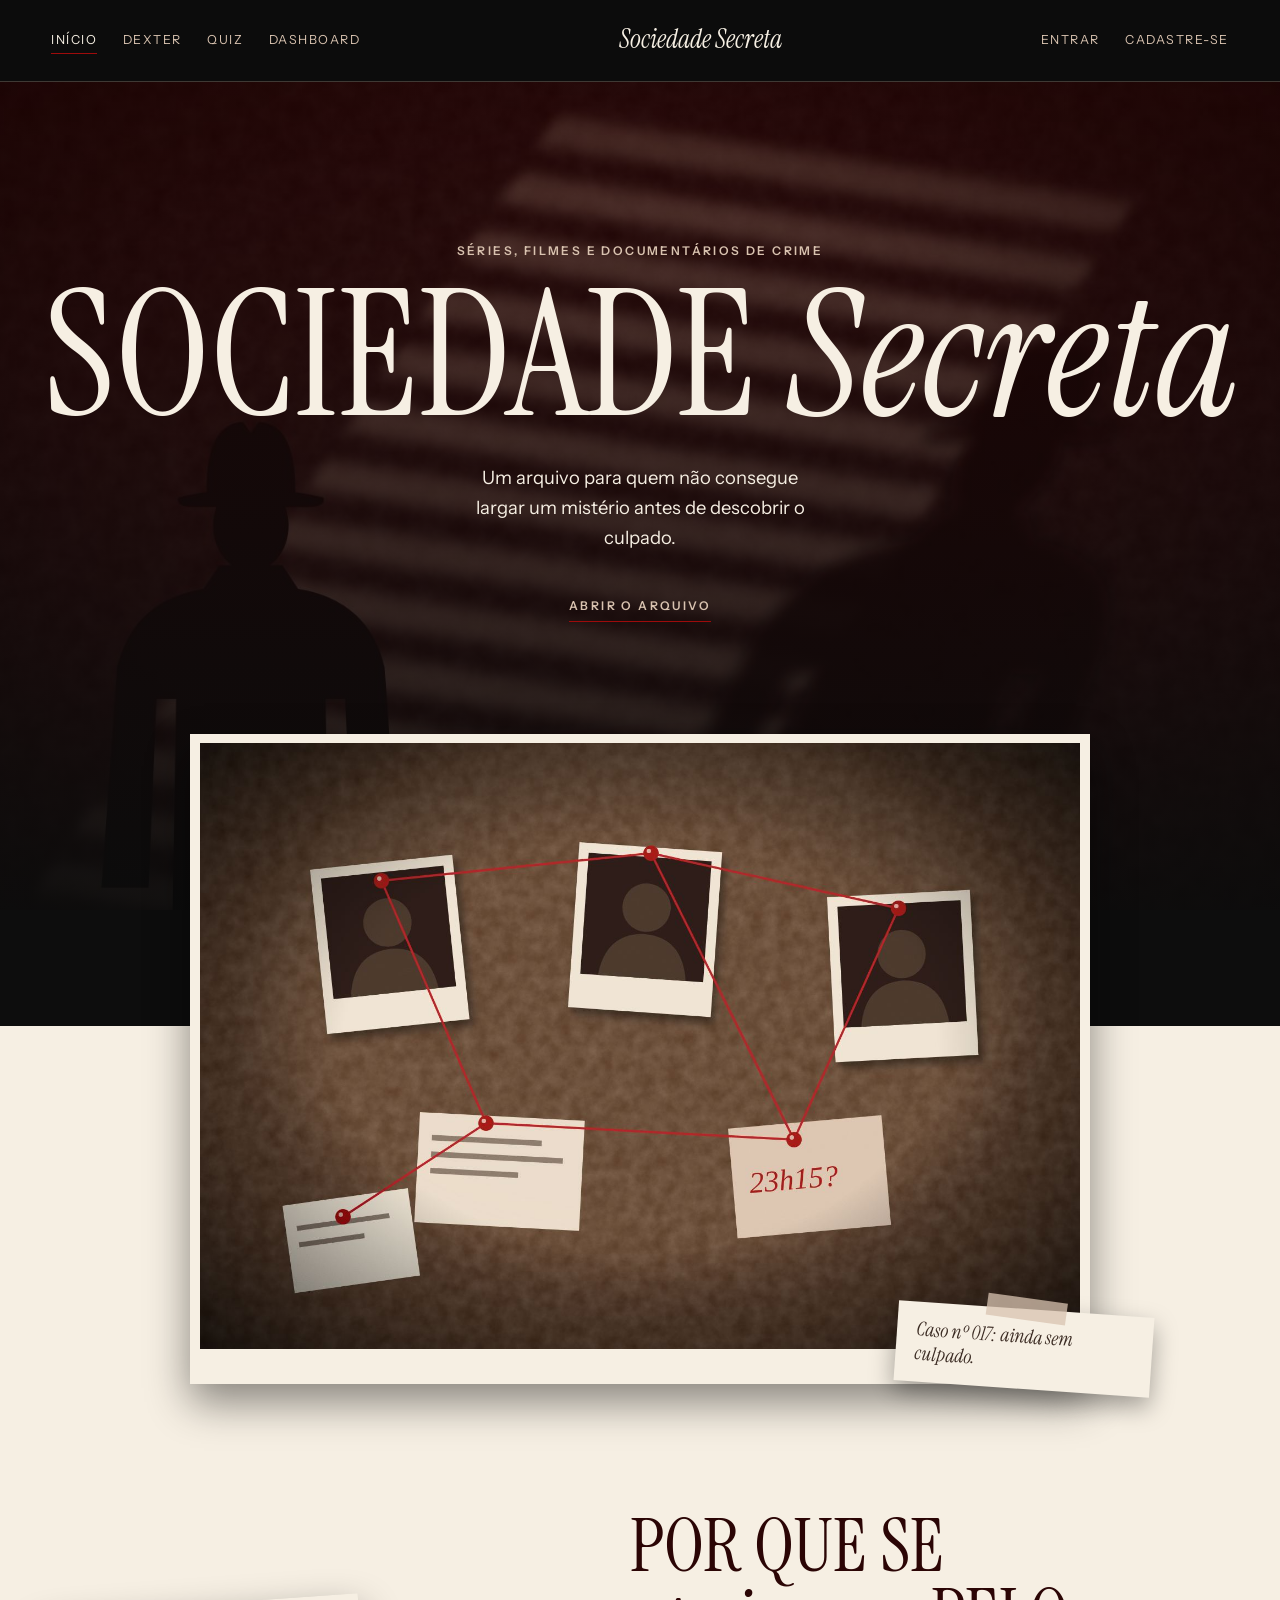
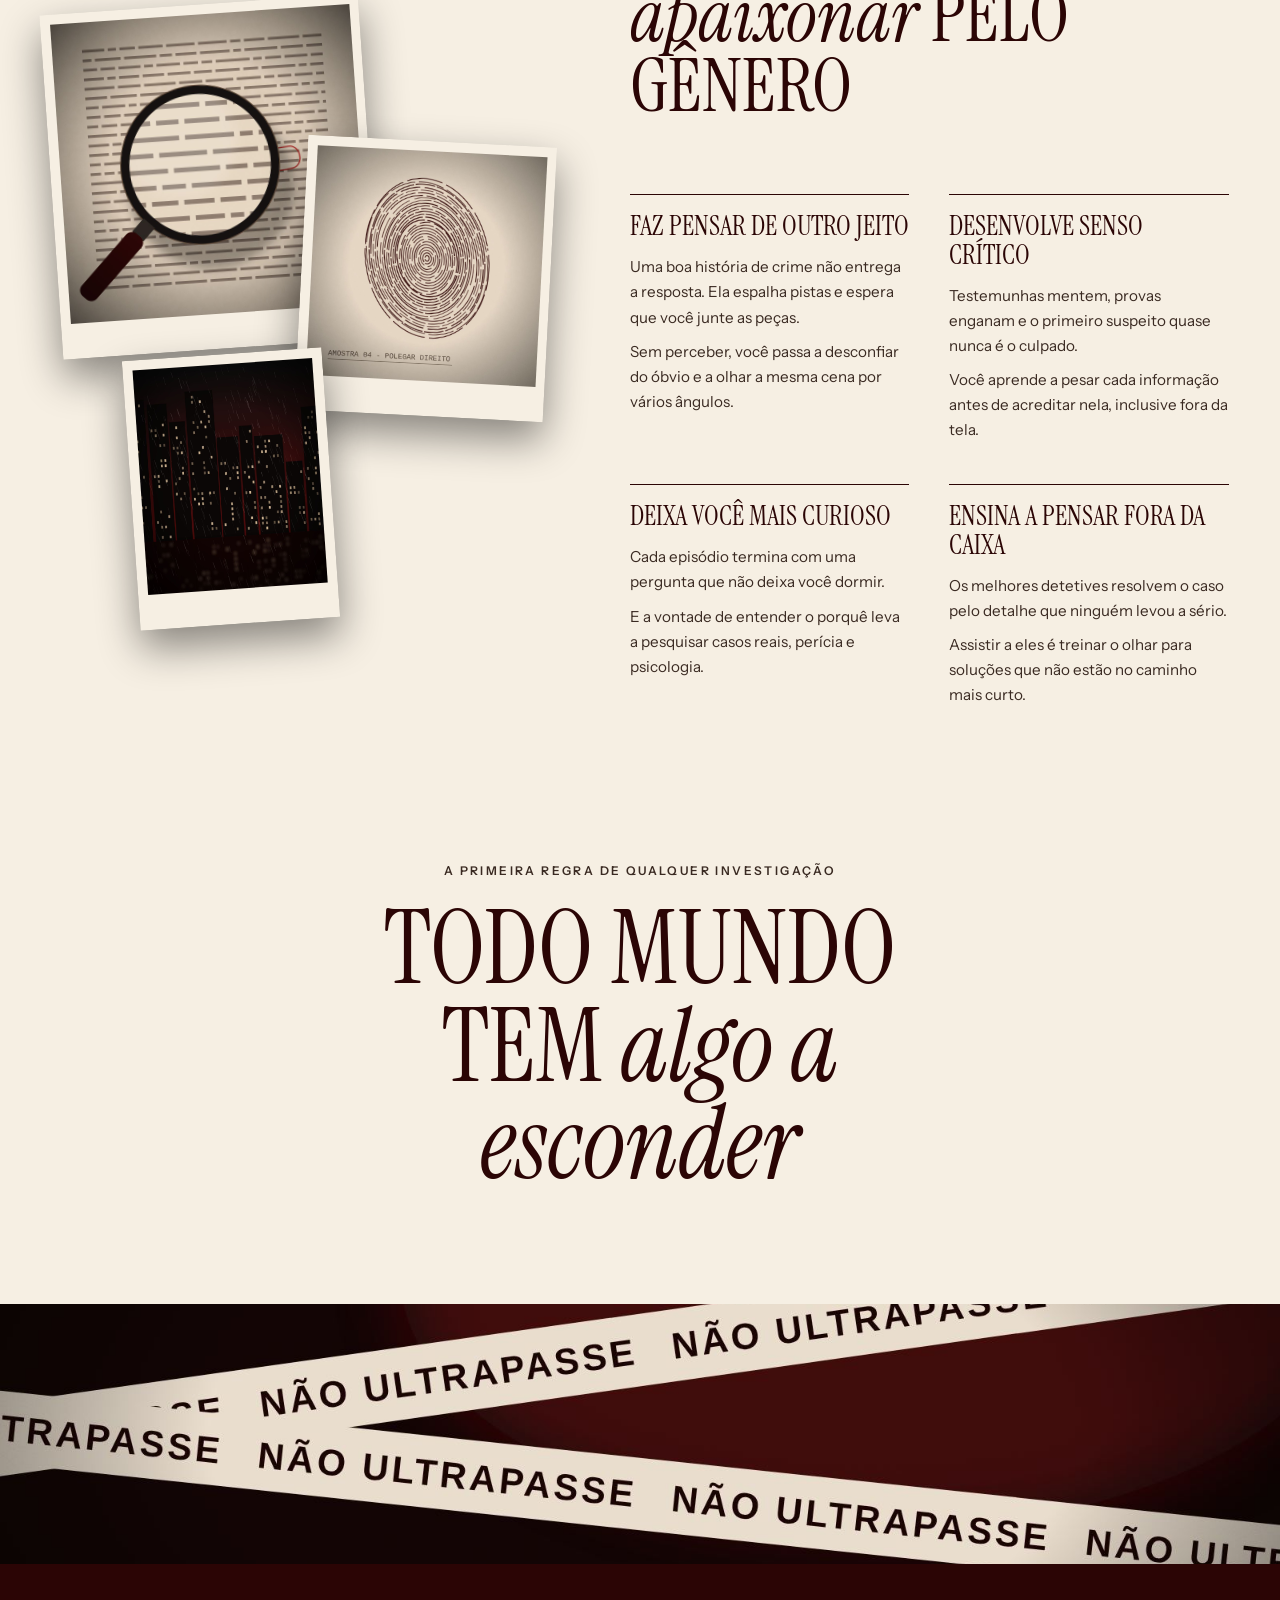
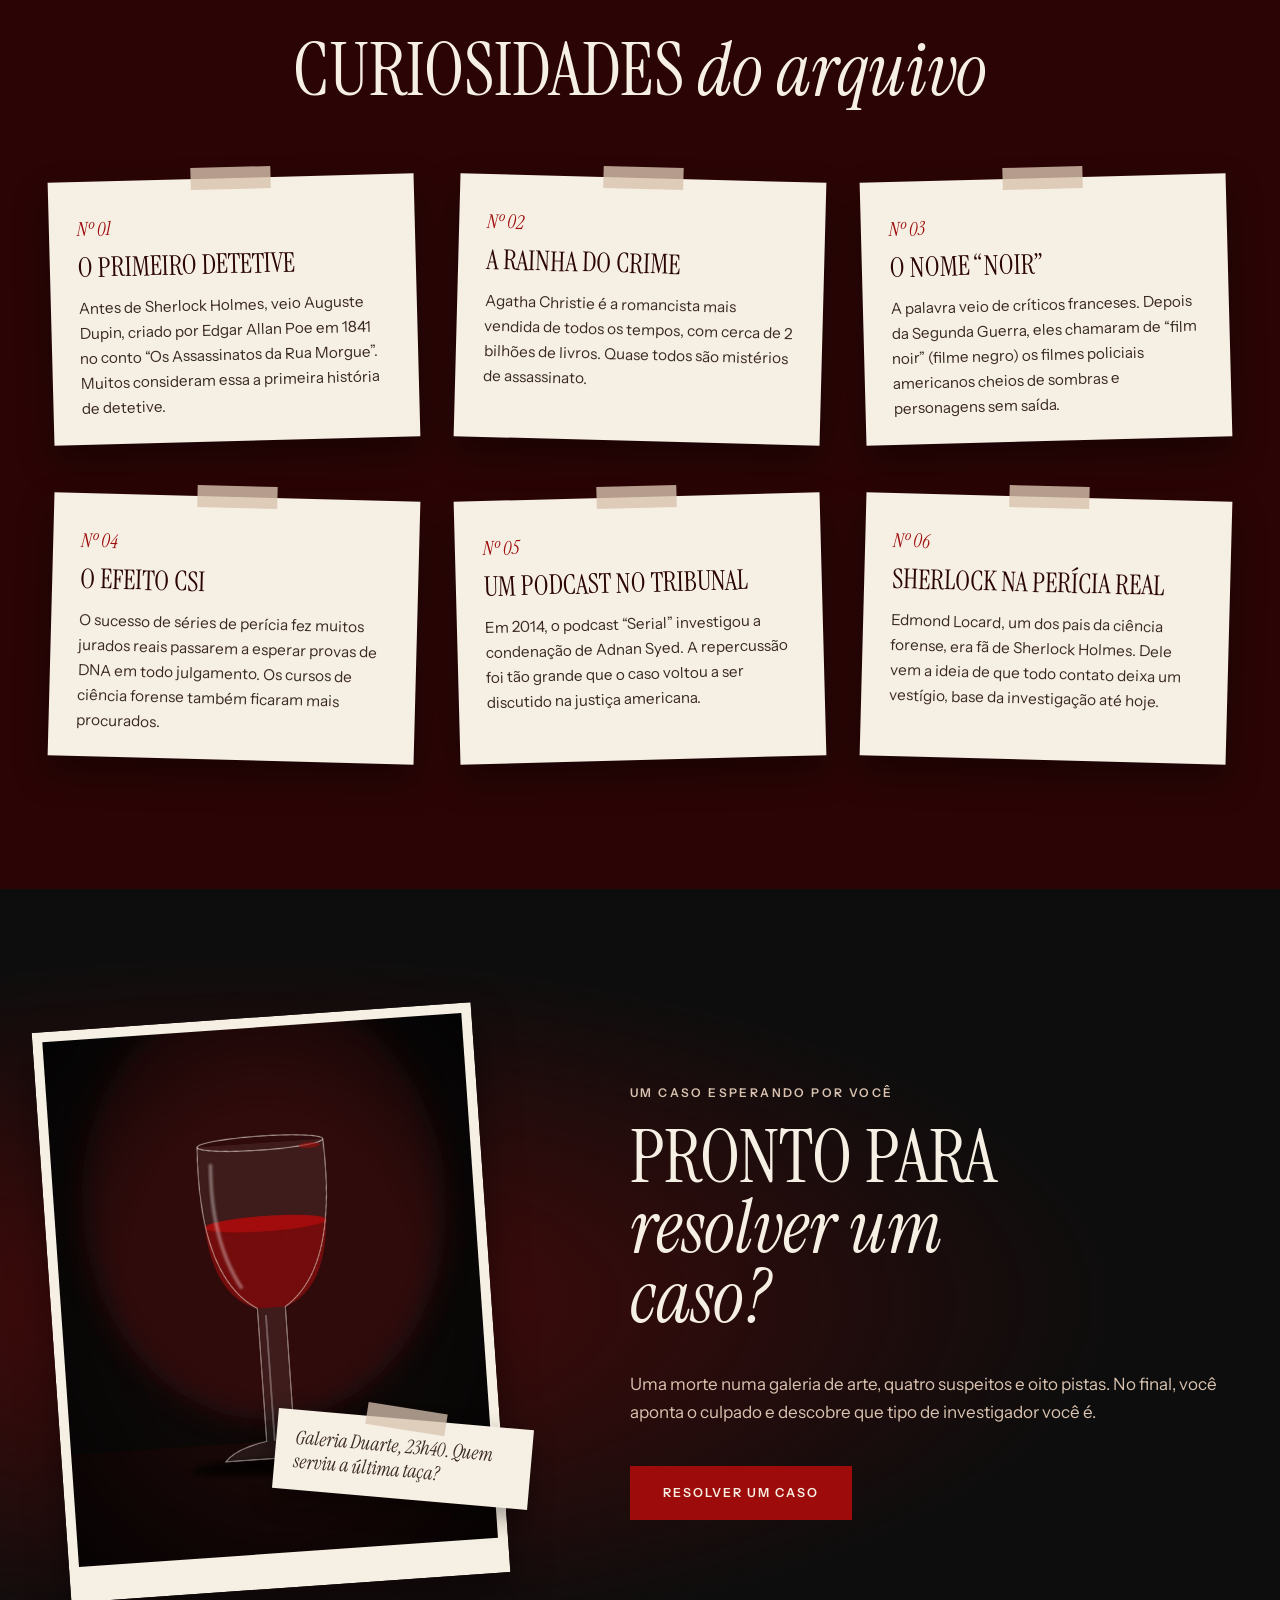
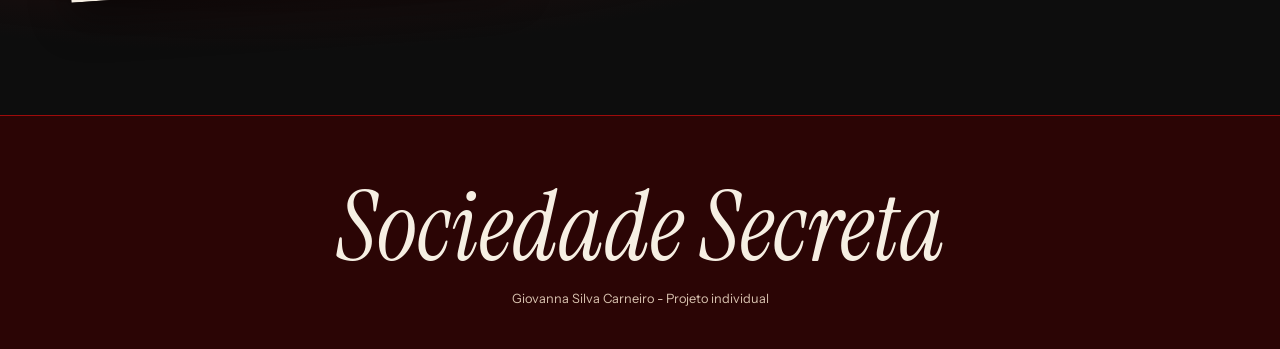
<file: public/index.html>
<!DOCTYPE html>
<html lang="pt-BR">
<head>
    <!-- Acentos e caracteres especiais -->
    <meta charset="UTF-8">
    <!-- Faz a página se ajustar à tela do celular -->
    <meta name="viewport" content="width=device-width, initial-scale=1.0">
    <title>Sociedade Secreta | Início</title>
    <!-- Fontes do Google: Instrument Serif (títulos) e Instrument Sans (textos) -->
    <link rel="preconnect" href="https://fonts.googleapis.com">
    <link rel="preconnect" href="https://fonts.gstatic.com" crossorigin>
    <link rel="stylesheet" href="https://fonts.googleapis.com/css2?family=Instrument+Sans:wght@400;600&family=Instrument+Serif:ital@0;1&display=swap">
    <!-- CSS comum a todas as páginas -->
    <link rel="stylesheet" href="css/base.css">
    <!-- CSS só desta página -->
    <link rel="stylesheet" href="css/index.css">
</head>
<body>

    <!-- MENU: igual nas 3 páginas -->
    <!-- aria-current="page" marca a página em que a pessoa está -->
    <nav class="menu">
        <a href="index.html" class="logo">Sociedade Secreta</a>
        <a href="index.html" aria-current="page">Início</a>
        <a href="dexter.html">Dexter</a>
        <a href="quiz.html">Quiz</a>
        <a href="dashboard.html">Dashboard</a>
        <a href="login.html">Entrar</a>
        <a href="cadastro.html">Cadastre-se</a>
    </nav>

    <!-- 1. CABEÇALHO: foto de fundo, nome do site e frase de mistério -->
    <header class="cabecalho">
        <p class="rotulo">Séries, filmes e documentários de crime</p>
        <h1>Sociedade <em>Secreta</em></h1>
        <p class="frase">Um arquivo para quem não consegue largar um mistério antes de descobrir o culpado.</p>
        <a href="#por-que" class="rolar">Abrir o arquivo</a>
    </header>

    <!-- <main> guarda o conteúdo principal da página -->
    <main>

        <!-- Foto grande que fica metade no cabeçalho, metade na seção clara -->
        <div class="foto-entrada">
            <img src="img/quadro-pistas.jpg" alt="Quadro de investigação com fotos de suspeitos ligadas por um fio vermelho" class="moldura">
            <p class="bilhete">Caso nº 017: ainda sem culpado.</p>
        </div>

        <!-- 2. POR QUE SE APAIXONAR: colagem de fotos + 4 cartões -->
        <section id="por-que" class="secao-motivos">

            <!-- Colagem: fotos sobrepostas e tortas -->
            <div class="colagem">
                <img src="img/lupa.jpg" alt="Lupa sobre um documento datilografado" class="moldura gira-esq foto-1">
                <img src="img/digital.jpg" alt="Impressão digital em papel" class="moldura gira-dir foto-2">
                <img src="img/cidade-chuva.jpg" alt="Prédios à noite na chuva" class="moldura gira-esq foto-3">
            </div>

            <div class="motivos-texto">
                <h2>Por que se <em>apaixonar</em> pelo gênero</h2>

                <!-- Cada <article> é um cartão -->
                <article class="cartao">
                    <h3>Faz pensar de outro jeito</h3>
                    <p>Uma boa história de crime não entrega a resposta. Ela espalha pistas e espera que você junte as peças.</p>
                    <p>Sem perceber, você passa a desconfiar do óbvio e a olhar a mesma cena por vários ângulos.</p>
                </article>

                <article class="cartao">
                    <h3>Desenvolve senso crítico</h3>
                    <p>Testemunhas mentem, provas enganam e o primeiro suspeito quase nunca é o culpado.</p>
                    <p>Você aprende a pesar cada informação antes de acreditar nela, inclusive fora da tela.</p>
                </article>

                <article class="cartao">
                    <h3>Deixa você mais curioso</h3>
                    <p>Cada episódio termina com uma pergunta que não deixa você dormir.</p>
                    <p>E a vontade de entender o porquê leva a pesquisar casos reais, perícia e psicologia.</p>
                </article>

                <article class="cartao">
                    <h3>Ensina a pensar fora da caixa</h3>
                    <p>Os melhores detetives resolvem o caso pelo detalhe que ninguém levou a sério.</p>
                    <p>Assistir a eles é treinar o olhar para soluções que não estão no caminho mais curto.</p>
                </article>
            </div>
        </section>

        <!-- FRASE DE DESTAQUE: faz a ponte para as curiosidades -->
        <section class="secao-frase">
            <p class="rotulo">A primeira regra de qualquer investigação</p>
            <h2>Todo mundo tem <em>algo a esconder</em></h2>
        </section>

        <!-- 3. CURIOSIDADES: 6 fichas presas com fita -->
        <!-- O número "Nº 01, Nº 02..." é criado pelo CSS -->
        <section id="curiosidades" class="secao-curiosidades">
            <img src="img/fita.jpg" alt="" class="faixa-fita">
            <h2>Curiosidades <em>do arquivo</em></h2>

            <article class="cartao">
                <h3>O primeiro detetive</h3>
                <p>Antes de Sherlock Holmes, veio Auguste Dupin, criado por Edgar Allan Poe em 1841 no conto “Os Assassinatos da Rua Morgue”. Muitos consideram essa a primeira história de detetive.</p>
            </article>

            <article class="cartao">
                <h3>A rainha do crime</h3>
                <p>Agatha Christie é a romancista mais vendida de todos os tempos, com cerca de 2 bilhões de livros. Quase todos são mistérios de assassinato.</p>
            </article>

            <article class="cartao">
                <h3>O nome “noir”</h3>
                <p>A palavra veio de críticos franceses. Depois da Segunda Guerra, eles chamaram de “film noir” (filme negro) os filmes policiais americanos cheios de sombras e personagens sem saída.</p>
            </article>

            <article class="cartao">
                <h3>O efeito CSI</h3>
                <p>O sucesso de séries de perícia fez muitos jurados reais passarem a esperar provas de DNA em todo julgamento. Os cursos de ciência forense também ficaram mais procurados.</p>
            </article>

            <article class="cartao">
                <h3>Um podcast no tribunal</h3>
                <p>Em 2014, o podcast “Serial” investigou a condenação de Adnan Syed. A repercussão foi tão grande que o caso voltou a ser discutido na justiça americana.</p>
            </article>

            <article class="cartao">
                <h3>Sherlock na perícia real</h3>
                <p>Edmond Locard, um dos pais da ciência forense, era fã de Sherlock Holmes. Dele vem a ideia de que todo contato deixa um vestígio, base da investigação até hoje.</p>
            </article>
        </section>

        <!-- 4. CHAMADA FINAL: foto da taça + convite para o quiz -->
        <section id="chamada" class="secao-chamada">
            <div class="chamada-foto">
                <img src="img/taca.jpg" alt="Taça de vinho tinto em uma mesa escura" class="moldura gira-esq">
                <p class="bilhete">Galeria Duarte, 23h40. Quem serviu a última taça?</p>
            </div>
            <div class="chamada-texto">
                <p class="rotulo">Um caso esperando por você</p>
                <h2>Pronto para <em>resolver um caso?</em></h2>
                <p>Uma morte numa galeria de arte, quatro suspeitos e oito pistas. No final, você aponta o culpado e descobre que tipo de investigador você é.</p>
                <!-- Link com cara de botão (visual no base.css) -->
                <a href="quiz.html" class="botao">Resolver um caso</a>
            </div>
        </section>

    </main>

     <!-- RODAPÉ -->
    <footer class="rodape">
        <p class="logo-rodape"><em>Sociedade Secreta</em></p>
        <p>Giovanna Silva Carneiro - Projeto individual</p>
    </footer>

</body>
</html>
</file>
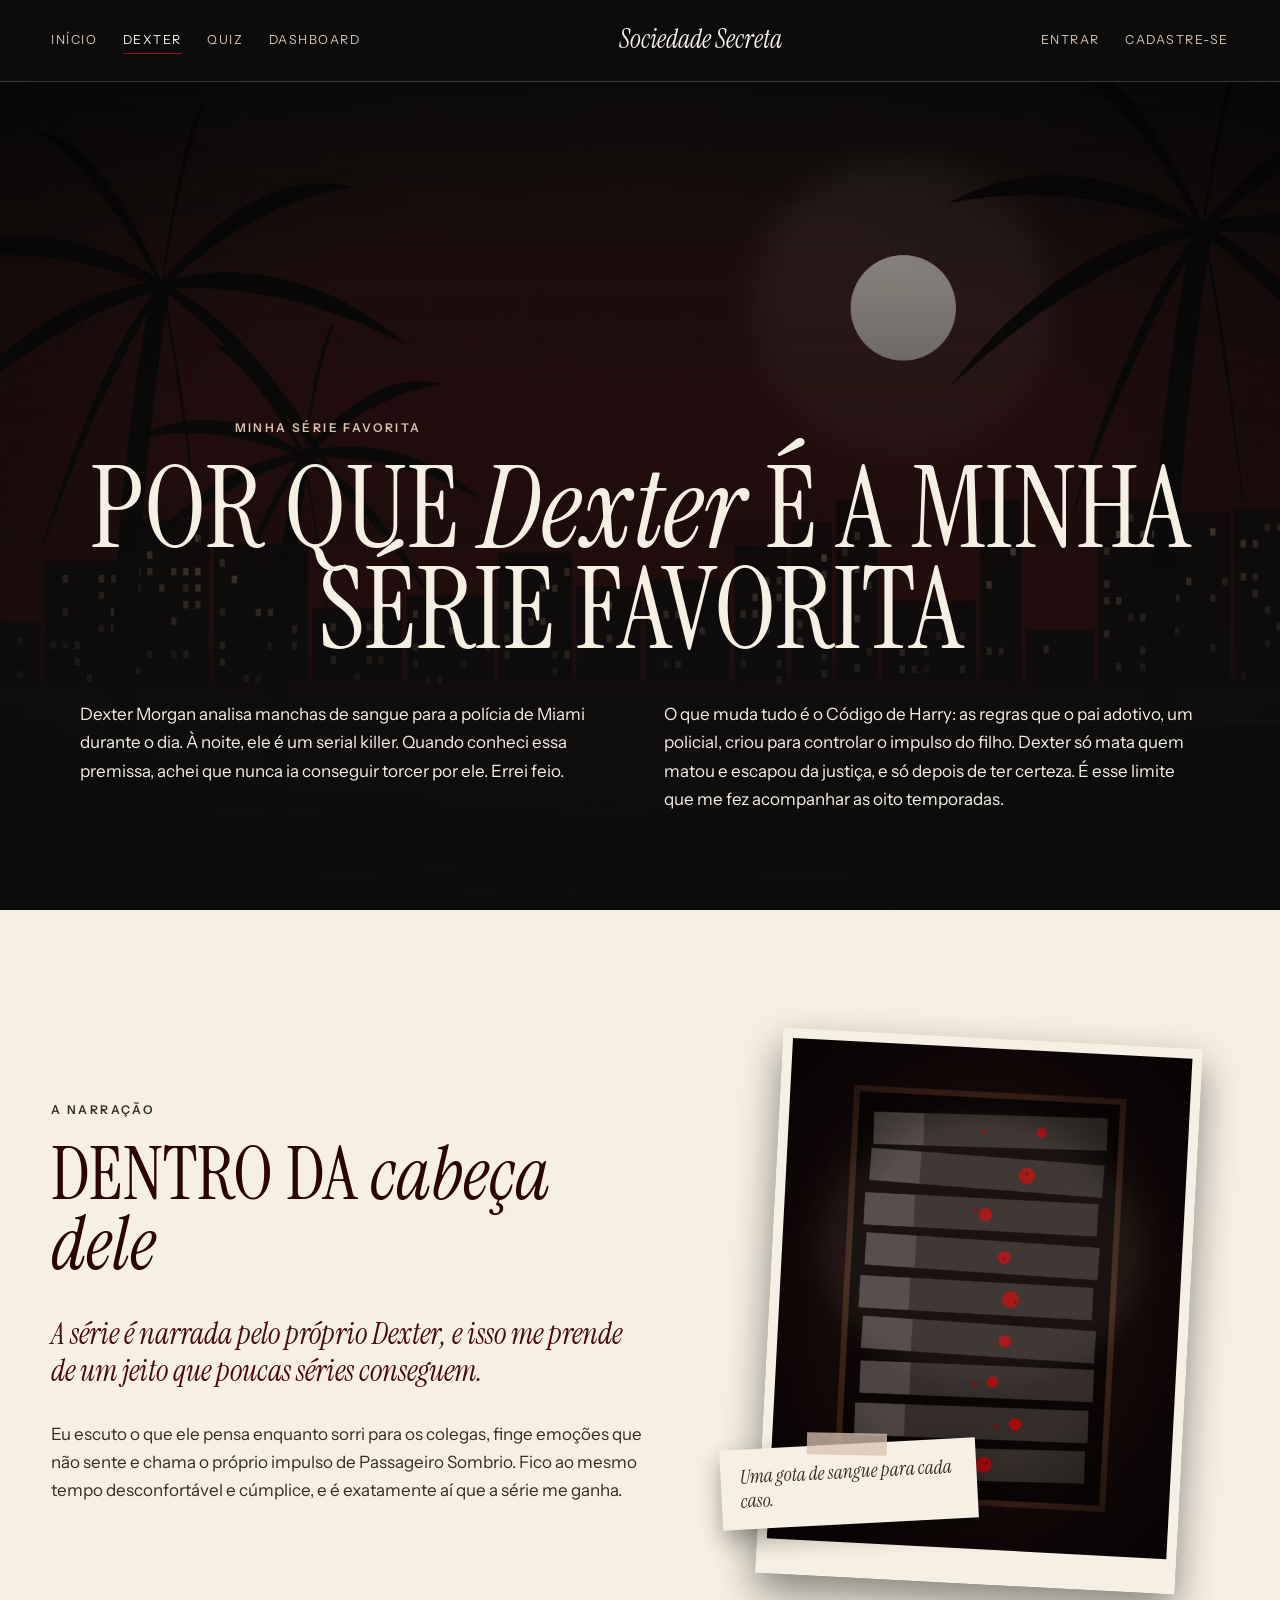
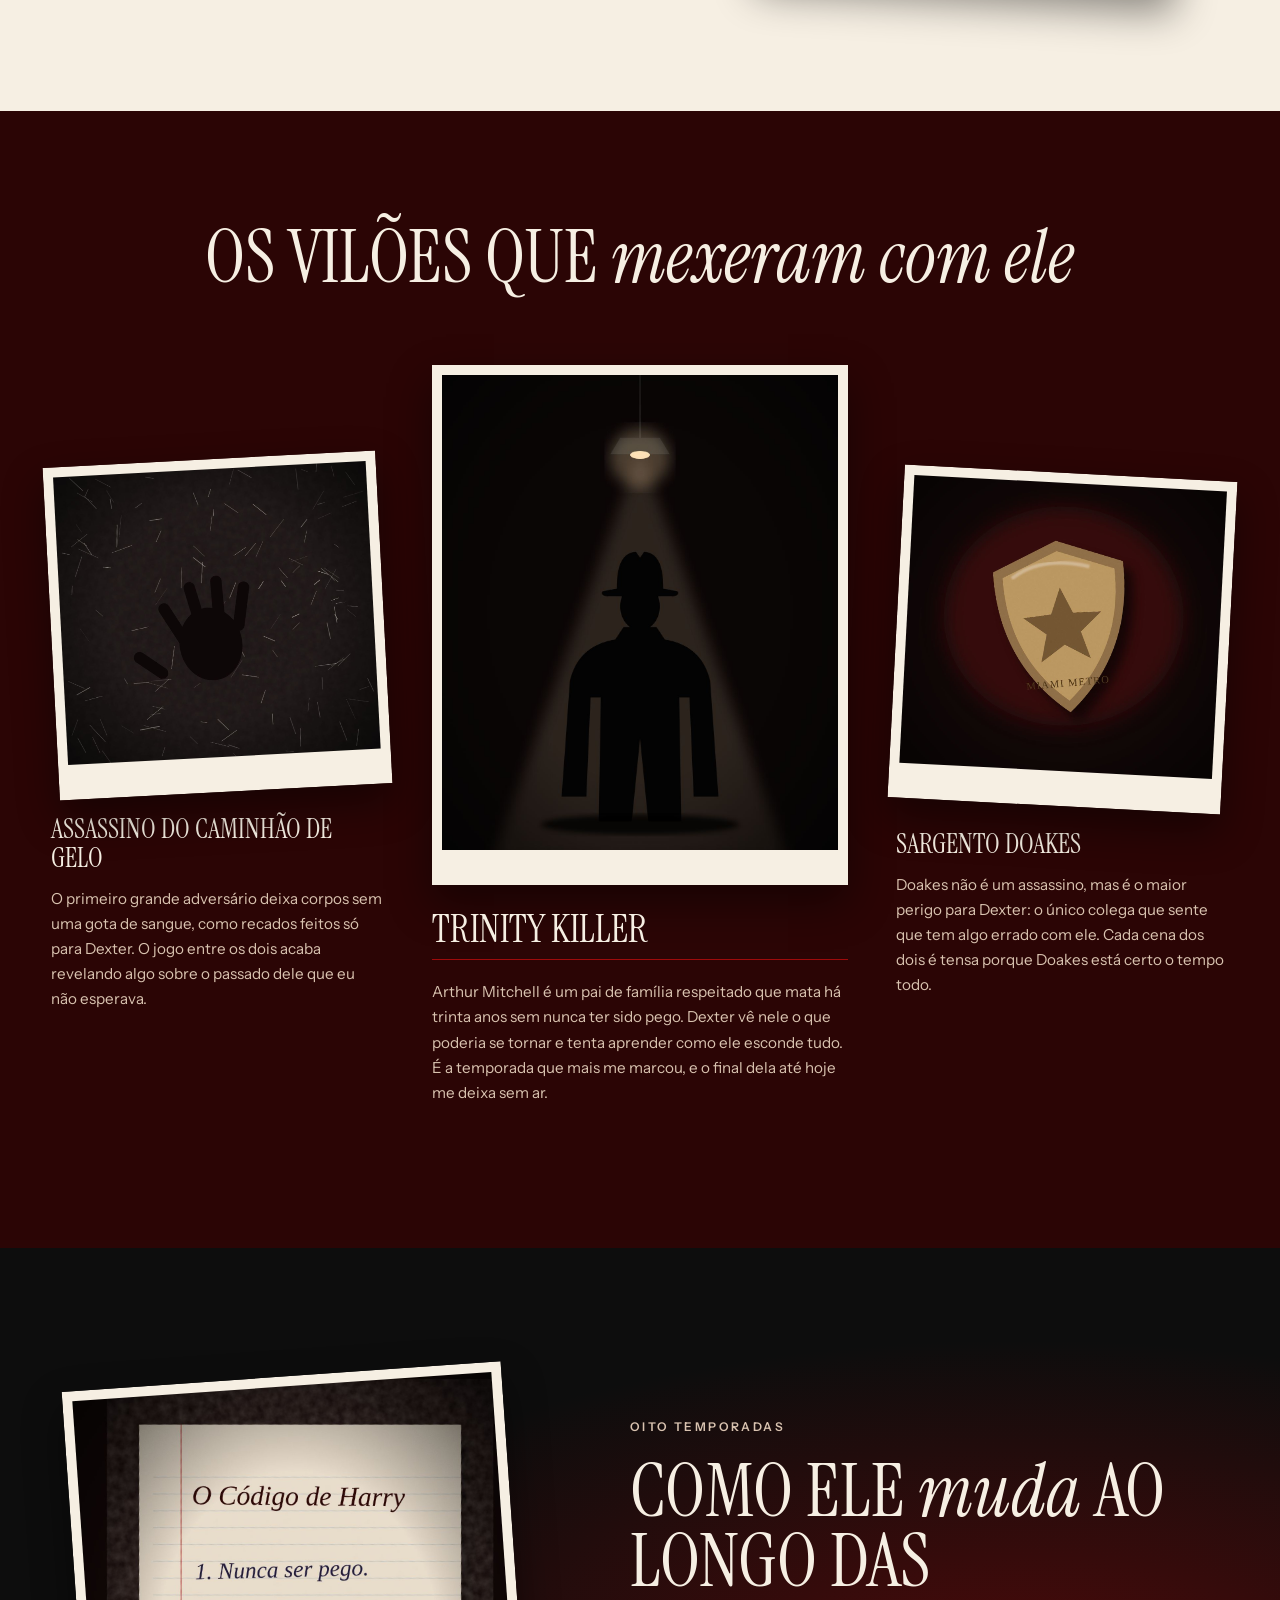
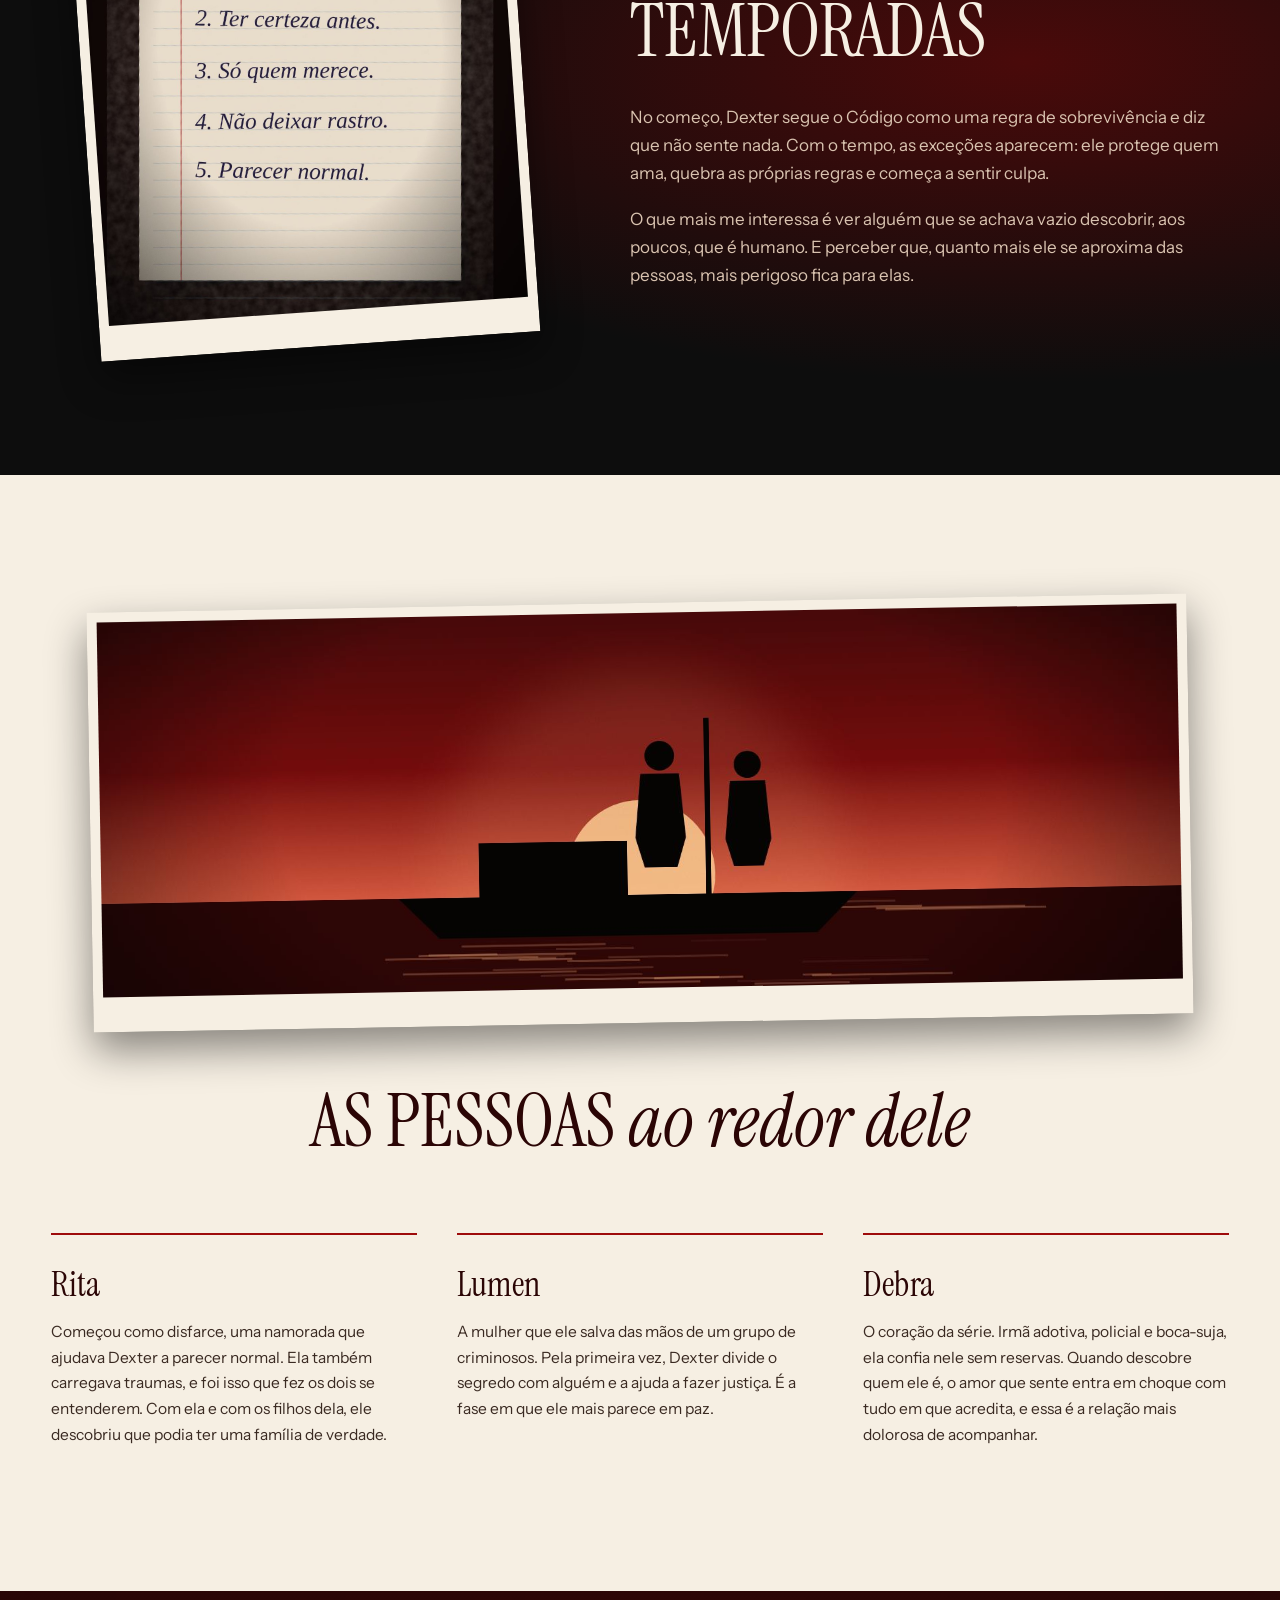
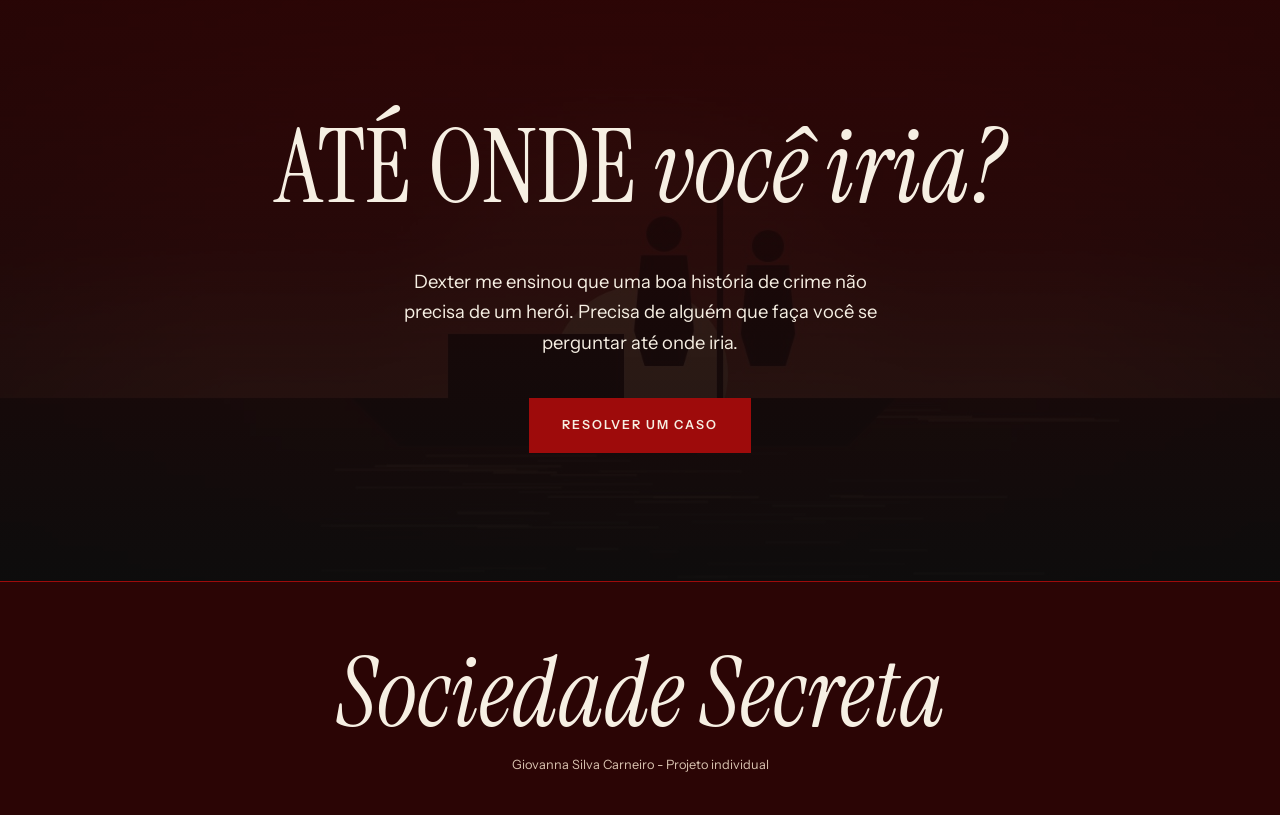
<file: public/dexter.html>
<!DOCTYPE html>
<html lang="pt-BR">
<head>
    <meta charset="UTF-8">
    <meta name="viewport" content="width=device-width, initial-scale=1.0">
    <title>Sociedade Secreta | Dexter</title>
    <!-- Fontes do Google: Instrument Serif (títulos) e Instrument Sans (textos) -->
    <link rel="preconnect" href="https://fonts.googleapis.com">
    <link rel="preconnect" href="https://fonts.gstatic.com" crossorigin>
    <link rel="stylesheet" href="https://fonts.googleapis.com/css2?family=Instrument+Sans:wght@400;600&family=Instrument+Serif:ital@0;1&display=swap">
    <!-- CSS comum a todas as páginas -->
    <link rel="stylesheet" href="css/base.css">
    <!-- CSS só desta página -->
    <link rel="stylesheet" href="css/dexter.css">
</head>
<body>

    <!-- MENU: igual nas 3 páginas -->
    <nav class="menu">
        <a href="index.html" class="logo">Sociedade Secreta</a>
        <a href="index.html">Início</a>
        <a href="dexter.html" aria-current="page">Dexter</a>
        <a href="quiz.html">Quiz</a>
        <a href="dashboard.html">Dashboard</a>
        <a href="login.html">Entrar</a>
        <a href="cadastro.html">Cadastre-se</a>
    </nav>

    <main>

        <!-- 1. ABERTURA: a imagem vira fundo e o texto fica por cima -->
        <section id="abertura" class="imagem-esquerda">
            <!-- src aponta para a pasta img/ -->
            <!-- alt vazio: a imagem é só decorativa aqui -->
            <img src="img/dexter-abertura.jpg" alt="">
            <div class="texto">
                <p class="rotulo">Minha série favorita</p>
                <!-- h1 porque é o título principal desta página -->
                <h1>Por que <em>Dexter</em> é a minha série favorita</h1>
                <div class="colunas">
                    <p>Dexter Morgan analisa manchas de sangue para a polícia de Miami durante o dia. À noite, ele é um serial killer. Quando conheci essa premissa, achei que nunca ia conseguir torcer por ele. Errei feio.</p>
                    <p>O que muda tudo é o Código de Harry: as regras que o pai adotivo, um policial, criou para controlar o impulso do filho. Dexter só mata quem matou e escapou da justiça, e só depois de ter certeza. É esse limite que me fez acompanhar as oito temporadas.</p>
                </div>
            </div>
        </section>

        <!-- 2. A MENTE DELE: texto à esquerda, foto à direita -->
        <section id="mente" class="imagem-direita">
            <div class="texto">
                <p class="rotulo">A narração</p>
                <h2>Dentro da <em>cabeça dele</em></h2>
                <p class="citacao">A série é narrada pelo próprio Dexter, e isso me prende de um jeito que poucas séries conseguem.</p>
                <p>Eu escuto o que ele pensa enquanto sorri para os colegas, finge emoções que não sente e chama o próprio impulso de Passageiro Sombrio. Fico ao mesmo tempo desconfortável e cúmplice, e é exatamente aí que a série me ganha.</p>
            </div>
            <div class="foto">
                <img src="img/dexter-mente.jpg" alt="Lâminas de vidro com gotas de sangue guardadas numa caixa" class="moldura gira-dir">
                <p class="bilhete">Uma gota de sangue para cada caso.</p>
            </div>
        </section>

        <!-- 3. ANTAGONISTAS: três fotos reveladas lado a lado -->
        <section id="antagonistas" class="tres-blocos">
            <h2>Os vilões que <em>mexeram com ele</em></h2>

            <!-- Bloco em destaque: classe extra "destaque" -->
            <article class="bloco destaque">
                <img src="img/trinity.jpg" alt="Silhueta de um homem sob uma lâmpada" class="moldura">
                <h3>Trinity Killer</h3>
                <p>Arthur Mitchell é um pai de família respeitado que mata há trinta anos sem nunca ter sido pego. Dexter vê nele o que poderia se tornar e tenta aprender como ele esconde tudo. É a temporada que mais me marcou, e o final dela até hoje me deixa sem ar.</p>
            </article>

            <article class="bloco">
                <img src="img/antagonista-2.jpg" alt="Marca de mão numa janela congelada" class="moldura">
                <h3>Assassino do Caminhão de Gelo</h3>
                <p>O primeiro grande adversário deixa corpos sem uma gota de sangue, como recados feitos só para Dexter. O jogo entre os dois acaba revelando algo sobre o passado dele que eu não esperava.</p>
            </article>

            <article class="bloco">
                <img src="img/antagonista-3.jpg" alt="Distintivo da polícia de Miami" class="moldura">
                <h3>Sargento Doakes</h3>
                <p>Doakes não é um assassino, mas é o maior perigo para Dexter: o único colega que sente que tem algo errado com ele. Cada cena dos dois é tensa porque Doakes está certo o tempo todo.</p>
            </article>
        </section>

        <!-- 4. ÉTICA: foto do Código à esquerda, texto à direita -->
        <section id="etica" class="imagem-esquerda">
            <img src="img/dexter-etica.jpg" alt="Caderno com as regras do Código de Harry escritas à mão" class="moldura gira-esq">
            <div class="texto">
                <p class="rotulo">Oito temporadas</p>
                <h2>Como ele <em>muda</em> ao longo das temporadas</h2>
                <p>No começo, Dexter segue o Código como uma regra de sobrevivência e diz que não sente nada. Com o tempo, as exceções aparecem: ele protege quem ama, quebra as próprias regras e começa a sentir culpa.</p>
                <p>O que mais me interessa é ver alguém que se achava vazio descobrir, aos poucos, que é humano. E perceber que, quanto mais ele se aproxima das pessoas, mais perigoso fica para elas.</p>
            </div>
        </section>

        <!-- 5. RELAÇÕES: foto larga em cima e três fichas embaixo -->
        <section id="relacoes" class="imagem-direita">
            <div class="texto">
                <h2>As pessoas <em>ao redor dele</em></h2>
                <p><strong>Rita</strong> Começou como disfarce, uma namorada que ajudava Dexter a parecer normal. Ela também carregava traumas, e foi isso que fez os dois se entenderem. Com ela e com os filhos dela, ele descobriu que podia ter uma família de verdade.</p>
                <p><strong>Lumen</strong> A mulher que ele salva das mãos de um grupo de criminosos. Pela primeira vez, Dexter divide o segredo com alguém e a ajuda a fazer justiça. É a fase em que ele mais parece em paz.</p>
                <p><strong>Debra</strong> O coração da série. Irmã adotiva, policial e boca-suja, ela confia nele sem reservas. Quando descobre quem ele é, o amor que sente entra em choque com tudo em que acredita, e essa é a relação mais dolorosa de acompanhar.</p>
            </div>
            <img src="img/dexter-relacoes.jpg" alt="Duas pessoas num barco ao pôr do sol" class="moldura">
        </section>

        <!-- 6. FECHAMENTO -->
        <section id="fechamento" class="fechamento">
            <h2>Até onde <em>você iria?</em></h2>
            <p>Dexter me ensinou que uma boa história de crime não precisa de um herói. Precisa de alguém que faça você se perguntar até onde iria.</p>
            <a href="quiz.html" class="botao">Resolver um caso</a>
        </section>

    </main>

    <!-- RODAPÉ -->
    <footer class="rodape">
        <p class="logo-rodape"><em>Sociedade Secreta</em></p>
        <p>Giovanna Silva Carneiro - Projeto individual</p>
    </footer>

</body>
</html>
</file>
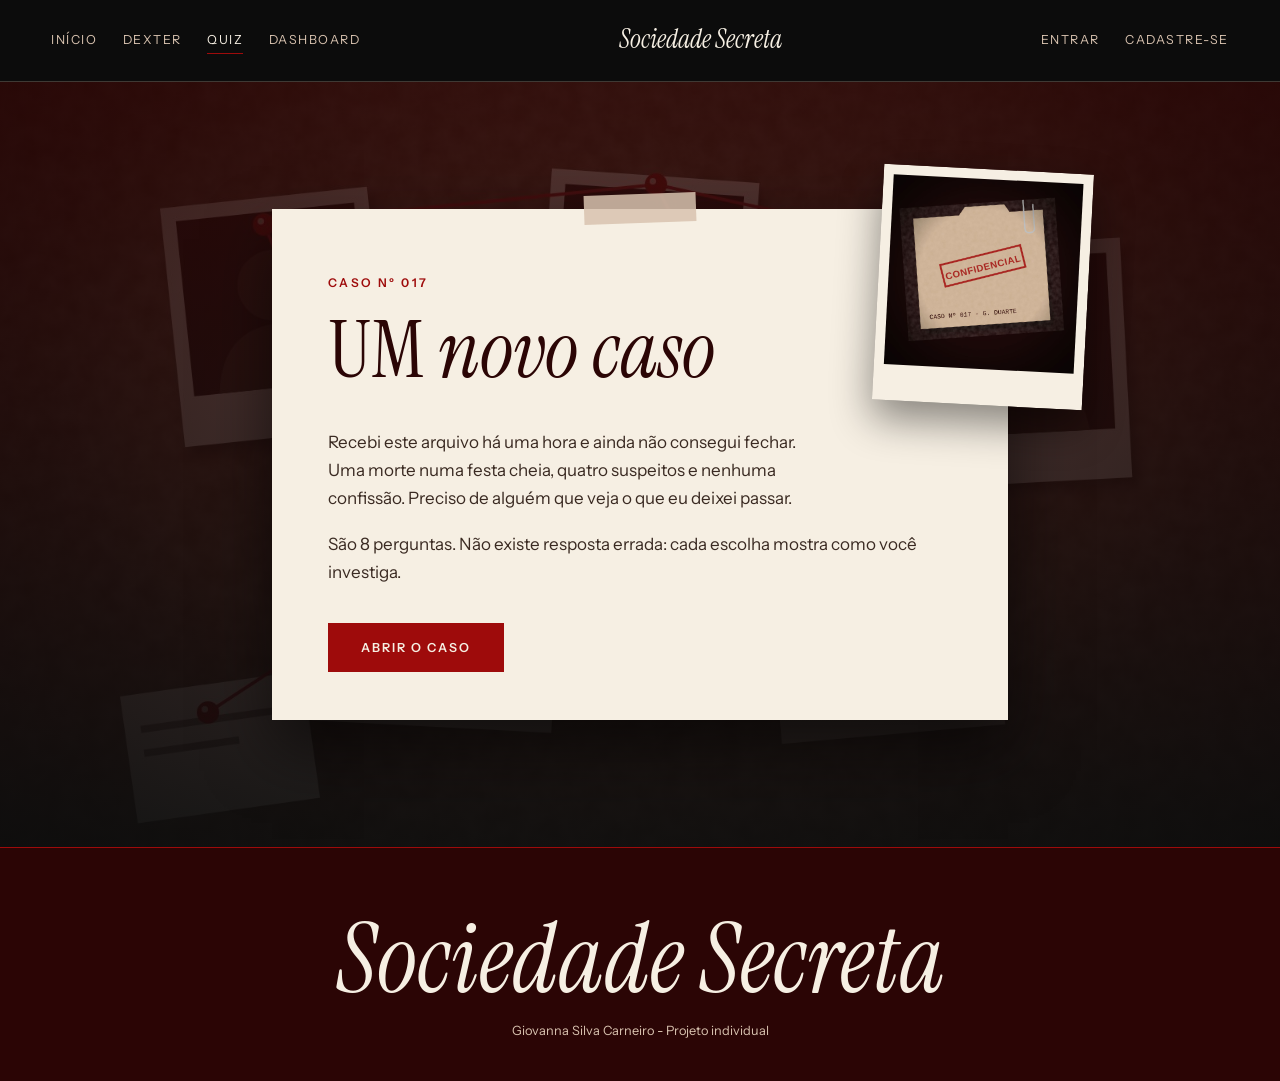
<file: public/quiz.html>
<!DOCTYPE html>
<html lang="pt-BR">
<head>
    <meta charset="UTF-8">
    <meta name="viewport" content="width=device-width, initial-scale=1.0">
    <title>Sociedade Secreta | Quiz</title>
    <!-- Fontes do Google: Instrument Serif (títulos) e Instrument Sans (textos) -->
    <link rel="preconnect" href="https://fonts.googleapis.com">
    <link rel="preconnect" href="https://fonts.gstatic.com" crossorigin>
    <link rel="stylesheet" href="https://fonts.googleapis.com/css2?family=Instrument+Sans:wght@400;600&family=Instrument+Serif:ital@0;1&display=swap">
    <!-- CSS comum a todas as páginas -->
    <link rel="stylesheet" href="css/base.css">
    <!-- CSS só desta página -->
    <link rel="stylesheet" href="css/quiz.css">
</head>
<body>

    <!-- MENU: igual nas 3 páginas -->
    <nav class="menu">
        <a href="index.html" class="logo">Sociedade Secreta</a>
        <a href="index.html">Início</a>
        <a href="dexter.html">Dexter</a>
        <a href="quiz.html" aria-current="page">Quiz</a>
        <a href="dashboard.html">Dashboard</a>
        <a href="login.html">Entrar</a>
        <a href="cadastro.html">Cadastre-se</a>
    </nav>

    <main>
        <!-- Cada tela é uma <section>. O quiz.js mostra uma e esconde as outras. -->
        <!-- O atributo "hidden" deixa a tela escondida. -->

        <!-- TELA 1: abertura -->
        <section id="tela-abertura" class="tela">
            <img src="img/pasta.jpg" alt="Pasta de arquivo com o carimbo Confidencial" class="moldura gira-dir foto-tela">
            <p class="rotulo">Caso nº 017</p>
            <h1>Um <em>novo caso</em></h1>
            <p>Recebi este arquivo há uma hora e ainda não consegui fechar. Uma morte numa festa cheia, quatro suspeitos e nenhuma confissão. Preciso de alguém que veja o que eu deixei passar.</p>
            <p>São 8 perguntas. Não existe resposta errada: cada escolha mostra como você investiga.</p>
            <button id="botao-comecar">Abrir o caso</button>
        </section>

        <!-- TELA 2: o caso -->
        <section id="tela-caso" class="tela" hidden>
            <img src="img/taca.jpg" alt="Taça de vinho tinto em uma mesa escura" class="moldura gira-esq foto-tela">
            <p class="rotulo">Sexta-feira, 23h40</p>
            <h2>O último brinde da <em>Galeria Duarte</em></h2>
            <p>Helena Duarte, dona da galeria, é encontrada morta no próprio escritório, pouco depois de brindar a abertura de uma nova exposição. A perícia confirma: envenenamento.</p>
            <p>Quatro pessoas estiveram perto dela naquela noite:</p>
            <!-- Lista dos suspeitos com o papel de cada um -->
            <ul class="lista-suspeitos">
                <li><strong>Beatriz Leme</strong> a garçonete que serviu o vinho</li>
                <li><strong>Otávio Duarte</strong> o marido, que herda o seguro de vida</li>
                <li><strong>Rafael Moura</strong> o restaurador dos quadros da galeria</li>
                <li><strong>Lívia Prado</strong> a sócia, que queria vender a galeria</li>
            </ul>
            <p>Leia cada pista com atenção. No final, você vai apontar o culpado.</p>
            <button id="botao-investigar">Investigar</button>
        </section>

        <!-- TELA 3: perguntas (o conteúdo é preenchido pelo quiz.js) -->
        <section id="tela-perguntas" class="tela" hidden>
            <!-- Ex.: "Pergunta 1 de 8" -->
            <p id="contador"></p>
            <h2 id="enunciado"></h2>
            <!-- As 4 alternativas são criadas aqui pelo JS -->
            <div id="alternativas"></div>
            <!-- Mensagem caso a pessoa tente avançar sem escolher -->
            <!-- aria-live faz o leitor de tela anunciar a mensagem -->
            <p id="aviso-pergunta" aria-live="polite"></p>
            <button id="botao-proxima">Próxima</button>
        </section>

        <!-- TELA 4: veredito (escolher o assassino) -->
        <section id="tela-veredito" class="tela" hidden>
            <p class="rotulo">O veredito</p>
            <h2>Quem é o <em>assassino?</em></h2>
            <p>Você já tem todas as pistas. Escolha um suspeito e faça a acusação.</p>
            <!-- Os suspeitos são criados aqui pelo JS -->
            <div id="suspeitos"></div>
            <!-- Mensagem de erro ou aviso -->
            <p id="aviso-veredito" aria-live="polite"></p>
            <button id="botao-acusar">Acusar</button>
        </section>

        <!-- TELA 5: resultado -->
        <section id="tela-resultado" class="tela" hidden>
            <p class="carimbo">Resolvido</p>
            <h2>Caso <em>encerrado</em></h2>
            <p>Foi Rafael Moura. Ele falsificou a assinatura do quadro mais valioso da galeria durante a restauração. Quando Helena descobriu a fraude, ele saiu do salão no meio do discurso de Otávio e envenenou a taça dela com o solvente da oficina.</p>
            <!-- Ex.: "Você é um(a) Observador" -->
            <p id="texto-perfil"></p>
            <a href="dashboard.html" class="botao">Ver meu dashboard</a>
        </section>
    </main>

     <!-- RODAPÉ -->
    <footer class="rodape">
        <p class="logo-rodape"><em>Sociedade Secreta</em></p>
        <p>Giovanna Silva Carneiro - Projeto individual</p>
    </footer>

    <!-- O script fica no final para o HTML já existir quando ele rodar -->
    <script src="js/quiz.js"></script>
</body>
</html>
</file>
<file: public/css/base.css>
/* =============================================
   BASE - Sociedade Secreta
   Estilos que TODAS as páginas usam:
   cores, fontes, menu, botões, molduras,
   bilhetes e rodapé.
   ============================================= */


/* ---------- CORES E FONTES (variáveis) ---------- */
/* Para usar uma cor: color: var(--creme); */
:root {
    --vinho-escuro: #2B0505;
    --vinho: #4A0A0A;
    --carvao: #0D0D0D;
    --sangue: #9E0B0B;
    --creme: #F6EFE3;
    --bege: #D9C3B0;
    --tinta: #3A2A22;             /* marrom escuro para texto sobre creme */
    --erro: #F4A9A0;              /* vermelho claro, legível no escuro */
    --linha: rgba(217, 195, 176, 0.25);

    --fonte-titulo: "Instrument Serif", "Times New Roman", serif;
    --fonte-texto: "Instrument Sans", "Segoe UI", Arial, sans-serif;
}


/* ---------- AJUSTES GERAIS ---------- */

* {
    box-sizing: border-box;
}

html {
    scroll-behavior: smooth; /* rolagem suave nos links internos (#) */
}

body {
    margin: 0;
    background-color: var(--carvao);
    color: var(--bege);
    font-family: var(--fonte-texto);
    font-size: 1.0625rem;
    line-height: 1.65;
}

/* Títulos: serifada, em caixa alta e com linhas bem juntas */
h1, h2, h3 {
    font-family: var(--fonte-titulo);
    font-weight: 400;
    color: var(--creme);
    text-transform: uppercase;
    line-height: 0.95;
    margin: 0 0 0.5em;
}

/* <em> dentro do título: itálico e sem caixa alta */
h1 em, h2 em, h3 em {
    text-transform: none;
}

h2 {
    font-size: clamp(2.6rem, 6vw, 4.6rem);
}

h3 {
    font-size: 1.7rem;
    line-height: 1.05;
}

p {
    margin: 0 0 1em;
    max-width: 62ch;
}

img {
    max-width: 100%;
    display: block;
}


/* ---------- RÓTULO PEQUENO ---------- */
/* Texto miúdo acima de alguns títulos, como etiqueta de arquivo */

.rotulo {
    font-size: 0.75rem;
    font-weight: 600;
    letter-spacing: 0.2em;
    text-transform: uppercase;
    margin-bottom: 1.25rem;
}


/* ---------- MENU ---------- */
/* Links à esquerda, logo no meio, conta à direita.
   "order" muda a ordem visual sem mexer no HTML. */

.menu {
    position: sticky;
    top: 0;
    z-index: 20;
    display: flex;
    align-items: center;
    gap: 1.6rem;
    padding: 1rem 4vw;
    background-color: rgba(13, 13, 13, 0.9);
    border-bottom: 1px solid var(--linha);
    font-size: 0.78rem;
    letter-spacing: 0.12em;
    text-transform: uppercase;
}

.menu a {
    order: 1;
    color: var(--bege);
    text-decoration: none;
    padding: 0.2rem 0;
    border-bottom: 1px solid transparent;
    transition: color 0.2s, border-color 0.2s;
}

.menu a:hover,
.menu a[aria-current="page"] {
    color: var(--creme);
    border-bottom-color: var(--sangue);
}

/* Logo no meio, empurrando os lados */
.menu .logo {
    order: 2;
    margin: 0 auto;
    font-family: var(--fonte-titulo);
    font-style: italic;
    font-size: 1.6rem;
    letter-spacing: 0;
    text-transform: none;
    color: var(--creme);
    border: 0;
}

.menu a[href="login.html"],
.menu a[href="cadastro.html"] {
    order: 3;
}


/* ---------- BOTÕES ---------- */
/* .botao é um link com cara de botão; button é o botão de verdade */

.botao,
button {
    display: inline-block;
    padding: 1rem 2rem;
    background-color: var(--sangue);
    color: var(--creme);
    border: 1px solid var(--sangue);
    border-radius: 0;
    font-family: var(--fonte-texto);
    font-size: 0.78rem;
    font-weight: 600;
    letter-spacing: 0.16em;
    text-transform: uppercase;
    text-decoration: none;
    cursor: pointer;
    transition: background-color 0.25s, color 0.25s, border-color 0.25s;
}

.botao:hover,
button:hover {
    background-color: var(--creme);
    color: var(--vinho-escuro);
    border-color: var(--creme);
}


/* ---------- FOCO VISÍVEL (acessibilidade) ---------- */

a:focus-visible,
button:focus-visible,
input:focus-visible {
    outline: 2px solid var(--creme);
    outline-offset: 3px;
}


/* ---------- MOLDURA DE FOTO ---------- */
/* Borda creme grossa e sombra, como uma foto revelada.
   .gira-esq e .gira-dir deixam a foto um pouco torta. */

.moldura {
    background-color: var(--creme);
    padding: 0.6rem 0.6rem 2.2rem;
    box-shadow: 0 18px 40px rgba(0, 0, 0, 0.45);
    transition: transform 0.4s;
}

.gira-esq { transform: rotate(-4deg); }
.gira-dir { transform: rotate(3deg); }

/* Ao passar o mouse, a foto se endireita */
.moldura:hover {
    transform: rotate(0deg) scale(1.02);
}


/* ---------- BILHETE ---------- */
/* Papel solto com um pedaço de fita adesiva em cima */

.bilhete {
    position: relative;
    display: inline-block;
    max-width: 16rem;
    padding: 1rem 1.2rem;
    background-color: var(--creme);
    color: var(--tinta);
    font-family: var(--fonte-titulo);
    font-style: italic;
    font-size: 1.2rem;
    line-height: 1.25;
    box-shadow: 0 10px 24px rgba(0, 0, 0, 0.35);
    transform: rotate(-3deg);
}

/* A fita: um retângulo claro e transparente */
.bilhete::before {
    content: "";
    position: absolute;
    top: -0.7rem;
    left: 50%;
    width: 5rem;
    height: 1.4rem;
    margin-left: -2.5rem;
    background-color: rgba(217, 195, 176, 0.75);
    transform: rotate(4deg);
}


/* ---------- RODAPÉ ---------- */

.rodape {
    padding: 4rem 4vw 2.5rem;
    background-color: var(--vinho-escuro);
    border-top: 1px solid var(--sangue);
    text-align: center;
}

.rodape .logo-rodape {
    margin: 0 auto 0.75rem;
    max-width: none;
    font-family: var(--fonte-titulo);
    font-size: clamp(2.6rem, 8vw, 6rem);
    line-height: 1;
    color: var(--creme);
}

.rodape p {
    margin: 0 auto;
    font-size: 0.8rem;
}


/* ---------- CELULAR ---------- */

@media (max-width: 700px) {
    /* Logo numa linha só e links embaixo, centralizados */
    .menu {
        position: static;
        flex-wrap: wrap;
        justify-content: center;
        gap: 0.4rem 1.1rem;
        padding: 1rem;
    }
    .menu .logo {
        order: 0;
        width: 100%;
        text-align: center;
    }
    .rodape {
        padding: 3rem 1rem 2rem;
    }
}


/* ---------- MENOS MOVIMENTO ---------- */
/* Respeita quem pediu no sistema para reduzir animações */

@media (prefers-reduced-motion: reduce) {
    * {
        animation: none !important;
        transition: none !important;
        scroll-behavior: auto !important;
    }
}
</file>
<file: public/css/index.css>
/* =============================================
   INÍCIO (index.html)
   Cores, fontes, menu, botões, molduras,
   bilhetes e rodapé estão em base.css.
   ============================================= */


/* ---------- 1. CABEÇALHO ---------- */
/* Foto de fundo coberta por uma camada vinho,
   para o texto continuar legível. */

.cabecalho {
    min-height: 92vh;
    display: flex;
    flex-direction: column;
    align-items: center;
    justify-content: center;
    padding: 6rem 1rem 14rem; /* espaço embaixo para a foto que "sobe" */
    text-align: center;
    background:
        linear-gradient(rgba(43, 5, 5, 0.55), rgba(13, 13, 13, 0.85)),
        url("../img/persiana.jpg") center / cover;
}

.cabecalho h1 {
    font-size: clamp(4rem, 14vw, 11rem);
    line-height: 0.85;
    margin-bottom: 2rem;
}

/* Frase com uma tarja preta por cima, como documento censurado.
   A tarja sai ao carregar a página. */
.cabecalho .frase {
    position: relative;
    max-width: 30ch;
    font-size: 1.15rem;
    color: var(--creme);
}

.cabecalho .frase::after {
    content: "";
    position: absolute;
    inset: -0.2rem -0.4rem;
    background-color: var(--carvao);
    transform: scaleX(0);   /* estado final: tarja escondida */
    transform-origin: right;
    animation: tirar-tarja 1.1s ease-in-out 0.7s both;
}

@keyframes tirar-tarja {
    from { transform: scaleX(1); }
    to   { transform: scaleX(0); }
}

/* Link discreto para descer até o conteúdo */
.rolar {
    margin-top: 1.5rem;
    color: var(--bege);
    font-size: 0.75rem;
    font-weight: 600;
    letter-spacing: 0.2em;
    text-transform: uppercase;
    text-decoration: none;
    border-bottom: 1px solid var(--sangue);
    padding-bottom: 0.3rem;
}

.rolar:hover {
    color: var(--creme);
}


/* ---------- FOTO DE ENTRADA ---------- */
/* Margem negativa faz a foto subir por cima do cabeçalho.
   O fundo é metade transparente e metade creme. */

.foto-entrada {
    position: relative;
    margin-top: -11rem;
    padding: 0 4vw;
    background: linear-gradient(transparent 0 45%, var(--creme) 45%);
}

.foto-entrada img {
    width: min(900px, 100%);
    margin: 0 auto;
}

.foto-entrada .bilhete {
    position: absolute;
    right: 10%;
    bottom: -1.5rem;
    transform: rotate(4deg);
}


/* ---------- 2. POR QUE SE APAIXONAR ---------- */
/* Seção creme: colagem de fotos à esquerda, texto à direita */

.secao-motivos {
    display: grid;
    grid-template-columns: 5fr 6fr;
    gap: 5rem;
    align-items: center;
    padding: 8rem 4vw 6rem;
    background-color: var(--creme);
    color: var(--tinta);
}

/* Colagem: as fotos ficam soltas dentro desta caixa */
.colagem {
    position: relative;
    height: 620px;
}

.colagem img {
    position: absolute;
}

.colagem .foto-1 { top: 0;     left: 0;   width: 64%; z-index: 1; }
.colagem .foto-2 { top: 22%;   right: 0;  width: 50%; z-index: 2; }
.colagem .foto-3 { bottom: 0;  left: 16%; width: 40%; z-index: 3; }

.motivos-texto h2 {
    color: var(--vinho-escuro);
    margin-bottom: 2.5rem;
}

/* Os 4 cartões em duas colunas */
.motivos-texto {
    display: grid;
    grid-template-columns: 1fr 1fr;
    gap: 2rem 2.5rem;
}

.motivos-texto h2 {
    grid-column: 1 / -1;
}

.secao-motivos .cartao {
    border-top: 1px solid var(--vinho-escuro);
    padding-top: 1.1rem;
}

.secao-motivos h3 {
    color: var(--vinho-escuro);
}

.secao-motivos .cartao p {
    font-size: 0.95rem;
    margin-bottom: 0.6em;
}


/* ---------- FRASE DE DESTAQUE ---------- */

.secao-frase {
    padding: 3rem 4vw 7rem;
    background-color: var(--creme);
    color: var(--tinta);
    text-align: center;
}

.secao-frase .rotulo {
    margin: 0 auto 1.25rem;
}

.secao-frase h2 {
    margin: 0 auto;
    max-width: 14ch;
    font-size: clamp(3rem, 8vw, 6.5rem);
    color: var(--vinho-escuro);
}


/* ---------- 3. CURIOSIDADES ---------- */
/* Fundo vinho com fichas creme presas por fita.
   Cada ficha ganha um número (Nº 01, Nº 02...). */

.secao-curiosidades {
    display: grid;
    grid-template-columns: repeat(3, 1fr);
    gap: 3.5rem 2.5rem;
    padding: 0 4vw 8rem;
    background-color: var(--vinho-escuro);
    counter-reset: arquivo;
}

/* Faixa de fita de isolamento no topo da seção */
.faixa-fita {
    grid-column: 1 / -1;
    width: calc(100% + 8vw);
    max-width: none;
    height: 260px;
    margin-left: -4vw;
    object-fit: cover;
}

.secao-curiosidades h2 {
    grid-column: 1 / -1;
    text-align: center;
    margin: 1rem 0 1rem;
}

.secao-curiosidades .cartao {
    position: relative;
    counter-increment: arquivo;
    padding: 2rem 1.75rem 1.5rem;
    background-color: var(--creme);
    color: var(--tinta);
    box-shadow: 0 16px 34px rgba(0, 0, 0, 0.4);
    transform: rotate(-1.5deg);
}

/* Fichas pares tortas para o outro lado */
.secao-curiosidades .cartao:nth-of-type(even) {
    transform: rotate(1.5deg);
}

/* Fita adesiva em cima de cada ficha */
.secao-curiosidades .cartao::after {
    content: "";
    position: absolute;
    top: -0.7rem;
    left: 50%;
    width: 5rem;
    height: 1.4rem;
    margin-left: -2.5rem;
    background-color: rgba(217, 195, 176, 0.8);
}

/* Número da ficha, criado pelo CSS */
.secao-curiosidades .cartao::before {
    content: "Nº " counter(arquivo, decimal-leading-zero);
    display: block;
    margin-bottom: 0.5rem;
    font-family: var(--fonte-titulo);
    font-style: italic;
    font-size: 1.2rem;
    color: var(--sangue);
}

.secao-curiosidades h3 {
    color: var(--vinho-escuro);
}

.secao-curiosidades .cartao p {
    font-size: 0.95rem;
    margin: 0;
}


/* ---------- 4. CHAMADA FINAL ---------- */

.secao-chamada {
    display: grid;
    grid-template-columns: 5fr 6fr;
    gap: 5rem;
    align-items: center;
    padding: 8rem 4vw;
    background:
        radial-gradient(ellipse at 20% 50%, var(--vinho) 0%, transparent 60%),
        var(--carvao);
}

.chamada-foto {
    position: relative;
    max-width: 440px;
}

.chamada-foto .bilhete {
    position: absolute;
    right: -2.5rem;
    bottom: 3rem;
    transform: rotate(5deg);
}

.secao-chamada h2 {
    max-width: 12ch;
}

.secao-chamada p:not(.rotulo) {
    margin-bottom: 2.5rem;
}


/* ---------- TABLET ---------- */

@media (max-width: 960px) {
    .secao-motivos,
    .secao-chamada {
        grid-template-columns: 1fr;
        gap: 3.5rem;
    }
    .colagem {
        height: 520px;
        max-width: 560px;
        width: 100%;
        margin: 0 auto;
    }
    .secao-curiosidades {
        grid-template-columns: 1fr 1fr;
    }
    .chamada-foto {
        margin: 0 auto;
    }
}


/* ---------- CELULAR ---------- */

@media (max-width: 600px) {
    .cabecalho {
        min-height: 80vh;
        padding-bottom: 9rem;
    }
    .foto-entrada {
        margin-top: -7rem;
        padding: 0 1rem;
    }
    .foto-entrada .bilhete {
        right: 1rem;
        font-size: 1rem;
    }
    .secao-motivos,
    .secao-chamada {
        padding: 5rem 1rem 4rem;
    }
    .colagem {
        height: 380px;
    }
    .motivos-texto,
    .secao-curiosidades {
        grid-template-columns: 1fr;
    }
    .secao-curiosidades {
        padding: 0 1rem 5rem;
    }
    .faixa-fita {
        width: calc(100% + 2rem);
        margin-left: -1rem;
        height: 160px;
    }
    .secao-frase {
        padding: 2rem 1rem 5rem;
    }
    .chamada-foto .bilhete {
        right: -0.5rem;
        font-size: 1rem;
    }
}
</file>
<file: public/css/dexter.css>
/* =============================================
   DEXTER (dexter.html)
   Cores, fontes, menu, botões, molduras,
   bilhetes e rodapé estão em base.css.
   ============================================= */


/* ---------- 1. ABERTURA ---------- */
/* A imagem cobre a seção inteira, como fundo,
   e o texto fica centralizado por cima dela. */

#abertura {
    position: relative;
    min-height: 92vh;
    display: flex;
    align-items: flex-end;
    justify-content: center;
    padding: 8rem 4vw 5rem;
    text-align: center;
    overflow: hidden;
}

#abertura img {
    position: absolute;
    inset: 0;
    width: 100%;
    height: 100%;
    object-fit: cover;
}

/* Camada escura por cima da foto, para o texto aparecer */
#abertura::after {
    content: "";
    position: absolute;
    inset: 0;
    background: linear-gradient(rgba(13, 13, 13, 0.2), rgba(13, 13, 13, 0.92) 75%);
}

#abertura .texto {
    position: relative;
    z-index: 1;   /* fica acima da camada escura */
    max-width: 70rem;
}

#abertura h1 {
    font-size: clamp(3.2rem, 9vw, 8rem);
    line-height: 0.88;
    margin-bottom: 2.5rem;
}

/* Os dois parágrafos lado a lado */
#abertura .colunas {
    display: grid;
    grid-template-columns: 1fr 1fr;
    gap: 3rem;
    text-align: left;
    color: var(--creme);
}


/* ---------- SEÇÕES COM FOTO + TEXTO ---------- */

.imagem-esquerda,
.imagem-direita {
    display: grid;
    gap: 5rem;
    align-items: center;
    padding: 8rem 4vw;
}


/* ---------- 2. A MENTE DELE (seção creme) ---------- */

#mente {
    grid-template-columns: 6fr 5fr;
    background-color: var(--creme);
    color: var(--tinta);
}

#mente h2 {
    color: var(--vinho-escuro);
}

/* Primeira frase em destaque, como a voz do Dexter */
#mente .citacao {
    font-family: var(--fonte-titulo);
    font-style: italic;
    font-size: 1.9rem;
    line-height: 1.2;
    color: var(--vinho);
}

#mente .foto {
    position: relative;
    max-width: 420px;
    margin: 0 auto;
}

#mente .bilhete {
    position: absolute;
    left: -3rem;
    bottom: 2.5rem;
}


/* ---------- 3. ANTAGONISTAS (seção vinho) ---------- */
/* Três fotos; o Trinity fica no meio, maior. */

.tres-blocos {
    display: grid;
    grid-template-columns: 1fr 1.25fr 1fr;
    gap: 3rem;
    align-items: center;
    padding: 7rem 4vw 8rem;
    background-color: var(--vinho-escuro);
}

.tres-blocos h2 {
    grid-column: 1 / -1;
    text-align: center;
    margin-bottom: 1.5rem;
}

/* "order" muda a posição sem mexer no HTML */
.bloco:nth-of-type(2) { order: 1; }
.bloco.destaque       { order: 2; }
.bloco:nth-of-type(3) { order: 3; }

.bloco img {
    width: 100%;
    aspect-ratio: 1 / 1;
    object-fit: cover;
    margin-bottom: 1.5rem;
}

.bloco:nth-of-type(2) img { transform: rotate(-3deg); }
.bloco:nth-of-type(3) img { transform: rotate(3deg); }

.bloco h3 {
    font-size: 1.7rem;
}

.bloco p {
    font-size: 0.95rem;
}

/* Bloco em destaque: foto mais alta e linha vermelha no título */
.bloco.destaque img {
    aspect-ratio: 4 / 5;
}

.bloco.destaque h3 {
    font-size: 2.4rem;
    padding-bottom: 0.6rem;
    border-bottom: 1px solid var(--sangue);
}


/* ---------- 4. ÉTICA (seção escura) ---------- */

#etica {
    grid-template-columns: 5fr 6fr;
    background:
        radial-gradient(ellipse at 80% 50%, var(--vinho) 0%, transparent 55%),
        var(--carvao);
}

#etica img {
    width: min(440px, 100%);
    margin: 0 auto;
}


/* ---------- 5. RELAÇÕES (seção creme) ---------- */
/* Foto larga em cima e as três pessoas em fichas embaixo */

#relacoes {
    grid-template-columns: 1fr;
    gap: 4rem;
    background-color: var(--creme);
    color: var(--tinta);
}

#relacoes img {
    order: -1;   /* a foto aparece antes do texto */
    width: 100%;
    max-width: 1100px;
    height: 420px;
    margin: 0 auto;
    object-fit: cover;
    transform: rotate(-1deg);
}

#relacoes .texto {
    display: grid;
    grid-template-columns: repeat(3, 1fr);
    gap: 2.5rem;
}

#relacoes h2 {
    grid-column: 1 / -1;
    text-align: center;
    color: var(--vinho-escuro);
}

#relacoes p {
    border-top: 2px solid var(--sangue);
    padding-top: 1.2rem;
    font-size: 0.97rem;
}

/* Nome da pessoa vira um título pequeno */
#relacoes strong {
    display: block;
    margin-bottom: 0.4rem;
    font-family: var(--fonte-titulo);
    font-size: 2.2rem;
    font-weight: 400;
    color: var(--vinho-escuro);
}


/* ---------- 6. FECHAMENTO ---------- */

.fechamento {
    padding: 8rem 4vw;
    text-align: center;
    background:
        linear-gradient(rgba(43, 5, 5, 0.85), rgba(13, 13, 13, 0.95)),
        url("../img/dexter-relacoes.jpg") center / cover;
}

.fechamento h2 {
    font-size: clamp(3rem, 8vw, 6.5rem);
}

.fechamento p {
    margin: 0 auto 2.5rem;
    max-width: 40ch;
    font-size: 1.15rem;
    color: var(--creme);
}


/* ---------- TABLET ---------- */

@media (max-width: 900px) {
    #abertura .colunas,
    .imagem-esquerda,
    .imagem-direita,
    .tres-blocos,
    #relacoes .texto,
    #mente,
    #etica {
        grid-template-columns: 1fr;
    }
    .imagem-esquerda,
    .imagem-direita {
        gap: 3.5rem;
    }
    /* No celular a foto da "mente" vem antes do texto */
    #mente .foto {
        order: -1;
    }
    .bloco {
        max-width: 420px;
        margin: 0 auto;
    }
    .bloco.destaque {
        order: 0;
    }
}


/* ---------- CELULAR ---------- */

@media (max-width: 600px) {
    #abertura {
        min-height: 85vh;
        padding: 6rem 1rem 3rem;
    }
    .imagem-esquerda,
    .imagem-direita,
    .tres-blocos,
    .fechamento {
        padding: 5rem 1rem;
    }
    #mente .bilhete {
        left: -0.5rem;
        font-size: 1rem;
    }
    #relacoes img {
        height: 240px;
    }
}
</file>
<file: public/css/quiz.css>
/* =============================================
   QUIZ (quiz.html)
   Cores, fontes, menu, botões, molduras,
   bilhetes e rodapé estão em base.css.
   ============================================= */


/* ---------- FUNDO DA PÁGINA ---------- */
/* Quadro de pistas escurecido atrás das telas */

main {
    min-height: 85vh;
    display: flex;
    align-items: center;
    justify-content: center;
    padding: 6rem 4vw;
    background:
        linear-gradient(rgba(43, 5, 5, 0.8), rgba(13, 13, 13, 0.92)),
        url("../img/quadro-pistas.jpg") center / cover;
}


/* ---------- AS TELAS ---------- */
/* Cada tela é uma folha creme presa com fita no quadro. */

.tela {
    position: relative;
    width: 100%;
    max-width: 46rem;
    padding: 4rem 3.5rem 3rem;
    background-color: var(--creme);
    color: var(--tinta);
    box-shadow: 0 30px 60px rgba(0, 0, 0, 0.55);
}

/* IMPORTANTE: sem esta regra, o "hidden" do HTML
   não esconderia as telas, porque o CSS acima muda o display. */
.tela[hidden] {
    display: none;
}

/* Fita adesiva no topo da folha */
.tela::before {
    content: "";
    position: absolute;
    top: -0.9rem;
    left: 50%;
    width: 7rem;
    height: 1.8rem;
    margin-left: -3.5rem;
    background-color: rgba(217, 195, 176, 0.85);
    transform: rotate(-2deg);
}

.tela h1,
.tela h2 {
    color: var(--vinho-escuro);
}

.tela h1 {
    font-size: clamp(3rem, 8vw, 5rem);
}

.tela h2 {
    font-size: clamp(2.2rem, 6vw, 3.4rem);
}

.tela .rotulo {
    color: var(--sangue);
}

.tela button,
.tela .botao {
    margin-top: 1.25rem;
}

/* Foto presa no canto da folha, saindo para fora */
.foto-tela {
    position: absolute;
    top: -2.5rem;
    right: -5rem;
    width: 210px;
}

/* Título e primeiro parágrafo mais estreitos, para não ficarem embaixo da foto */
.foto-tela ~ h1,
.foto-tela ~ h2,
.foto-tela ~ h1 + p,
.foto-tela ~ h2 + p {
    max-width: 78%;
}


/* ---------- TELA 2: O CASO ---------- */

.tela .lista-suspeitos {
    list-style: none;
    margin: 0 0 1.5rem;
    padding: 0;
    border-top: 1px solid var(--tinta);
}

.lista-suspeitos li {
    display: flex;
    flex-wrap: wrap;
    gap: 0 1rem;
    align-items: baseline;
    padding: 0.7rem 0;
    border-bottom: 1px solid rgba(58, 42, 34, 0.3);
    font-size: 0.95rem;
}

/* Nome do suspeito com a fonte dos títulos */
.lista-suspeitos strong {
    min-width: 9rem;
    font-family: var(--fonte-titulo);
    font-size: 1.4rem;
    font-weight: 400;
    color: var(--vinho-escuro);
}


/* ---------- TELA 3: PERGUNTAS ---------- */

#contador {
    font-size: 0.75rem;
    font-weight: 600;
    letter-spacing: 0.2em;
    text-transform: uppercase;
    color: var(--sangue);
    margin-bottom: 1rem;
}

/* O enunciado é longo: sem caixa alta para ficar legível */
#enunciado {
    font-size: clamp(1.6rem, 4vw, 2.1rem);
    line-height: 1.15;
    text-transform: none;
    margin-bottom: 2rem;
}

/* O quiz.js coloca um <br> depois de cada opção;
   como as opções já ficam uma embaixo da outra, escondemos o <br>. */
#alternativas br,
#suspeitos br {
    display: none;
}


/* ---------- OPÇÕES (alternativas e suspeitos) ---------- */
/* Cada <label> vira uma faixa clicável. */

#alternativas label,
#suspeitos label {
    display: flex;
    gap: 0.9rem;
    align-items: flex-start;
    margin-bottom: 0.6rem;
    padding: 0.9rem 1.1rem;
    border: 1px solid rgba(58, 42, 34, 0.35);
    cursor: pointer;
    transition: border-color 0.2s, background-color 0.2s, color 0.2s;
}

#alternativas label:hover,
#suspeitos label:hover {
    border-color: var(--vinho-escuro);
    background-color: rgba(217, 195, 176, 0.35);
}

/* Opção marcada: :has() verifica se o label tem um input marcado */
#alternativas label:has(input:checked),
#suspeitos label:has(input:checked) {
    border-color: var(--vinho-escuro);
    background-color: var(--vinho-escuro);
    color: var(--creme);
}

/* Bolinha do rádio na cor da identidade */
#alternativas input,
#suspeitos input {
    accent-color: var(--sangue);
    margin-top: 0.35rem;
}

/* Foco visível quando navega pelo teclado */
#alternativas label:has(input:focus-visible),
#suspeitos label:has(input:focus-visible) {
    outline: 2px solid var(--sangue);
    outline-offset: 2px;
}


/* ---------- TELA 4: VEREDITO ---------- */
/* Suspeitos em duas colunas, com o nome grande */

#suspeitos {
    display: grid;
    grid-template-columns: 1fr 1fr;
    gap: 0 0.6rem;
}

#suspeitos label {
    align-items: center;
    padding: 1.2rem 1.1rem;
    font-family: var(--fonte-titulo);
    font-size: 1.5rem;
}

#suspeitos input {
    margin-top: 0;
}


/* ---------- MENSAGENS DE ERRO ---------- */
/* Ficam logo abaixo das opções, perto de onde a pessoa clicou. */

#aviso-pergunta,
#aviso-veredito {
    min-height: 1.6em;  /* reserva o espaço e a tela não "pula" */
    margin: 0.75rem 0 0;
    color: var(--sangue);
    font-weight: 600;
    font-size: 0.95rem;
}


/* ---------- TELA 5: RESULTADO ---------- */

/* Carimbo vermelho torto no canto da folha */
.carimbo {
    position: absolute;
    top: 2rem;
    right: 2rem;
    margin: 0;
    padding: 0.3rem 1rem;
    border: 3px solid var(--sangue);
    color: var(--sangue);
    font-weight: 600;
    letter-spacing: 0.2em;
    text-transform: uppercase;
    transform: rotate(-10deg);
    opacity: 0.85;
}

#texto-perfil {
    margin: 1.5rem 0 0;
    padding: 1.5rem;
    background-color: var(--vinho-escuro);
    font-family: var(--fonte-titulo);
    font-size: 2.2rem;
    line-height: 1.1;
    color: var(--creme);
    text-align: center;
    max-width: none;
}


/* ---------- TABLET E CELULAR ---------- */

@media (max-width: 1000px) {
    /* A foto deixa de sair da folha e fica no topo */
    .foto-tela {
        position: static;
        width: 160px;
        margin: -1rem 0 1.5rem auto;
    }
    .foto-tela ~ h1,
    .foto-tela ~ h2,
    .foto-tela ~ h1 + p,
    .foto-tela ~ h2 + p {
        max-width: none;
    }
}

@media (max-width: 600px) {
    main {
        padding: 3.5rem 1rem;
    }
    .tela {
        padding: 3rem 1.25rem 2rem;
    }
    #suspeitos {
        grid-template-columns: 1fr;
    }
    .carimbo {
        top: 1rem;
        right: 1rem;
        font-size: 0.8rem;
    }
}
</file>
